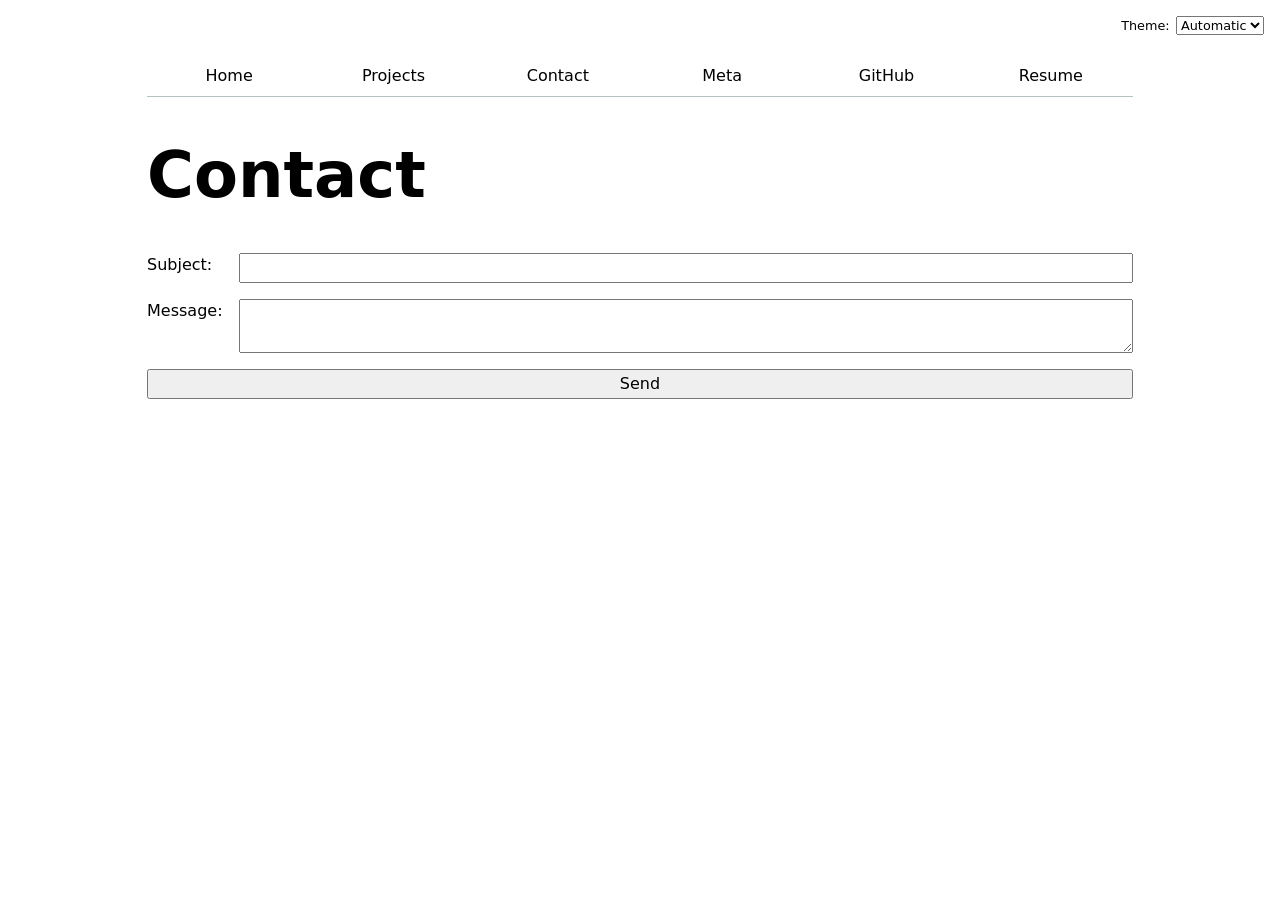
<file: contact/index.html>
<!DOCTYPE html>
<html lang="en">
<head>
    <meta charset="UTF-8">
    <meta name="viewport" content="width=device-width, initial-scale=1.0">
    <title>Contact</title>
    <link rel="stylesheet" href="../style.css">
</head>
<body>
   
    <h1>Contact</h1>
    <form action="mailto:mis042@ucsd.edu" method="GET" >
    

    <label>
        Subject:
        <input name="subject">
    </label>

    <label>
        Message:
        <textarea name="body"></textarea>
    </label>

    <button>Send</button>
</form>

<script type="module" src="../global.js"></script>

</body>
</html>
</file>
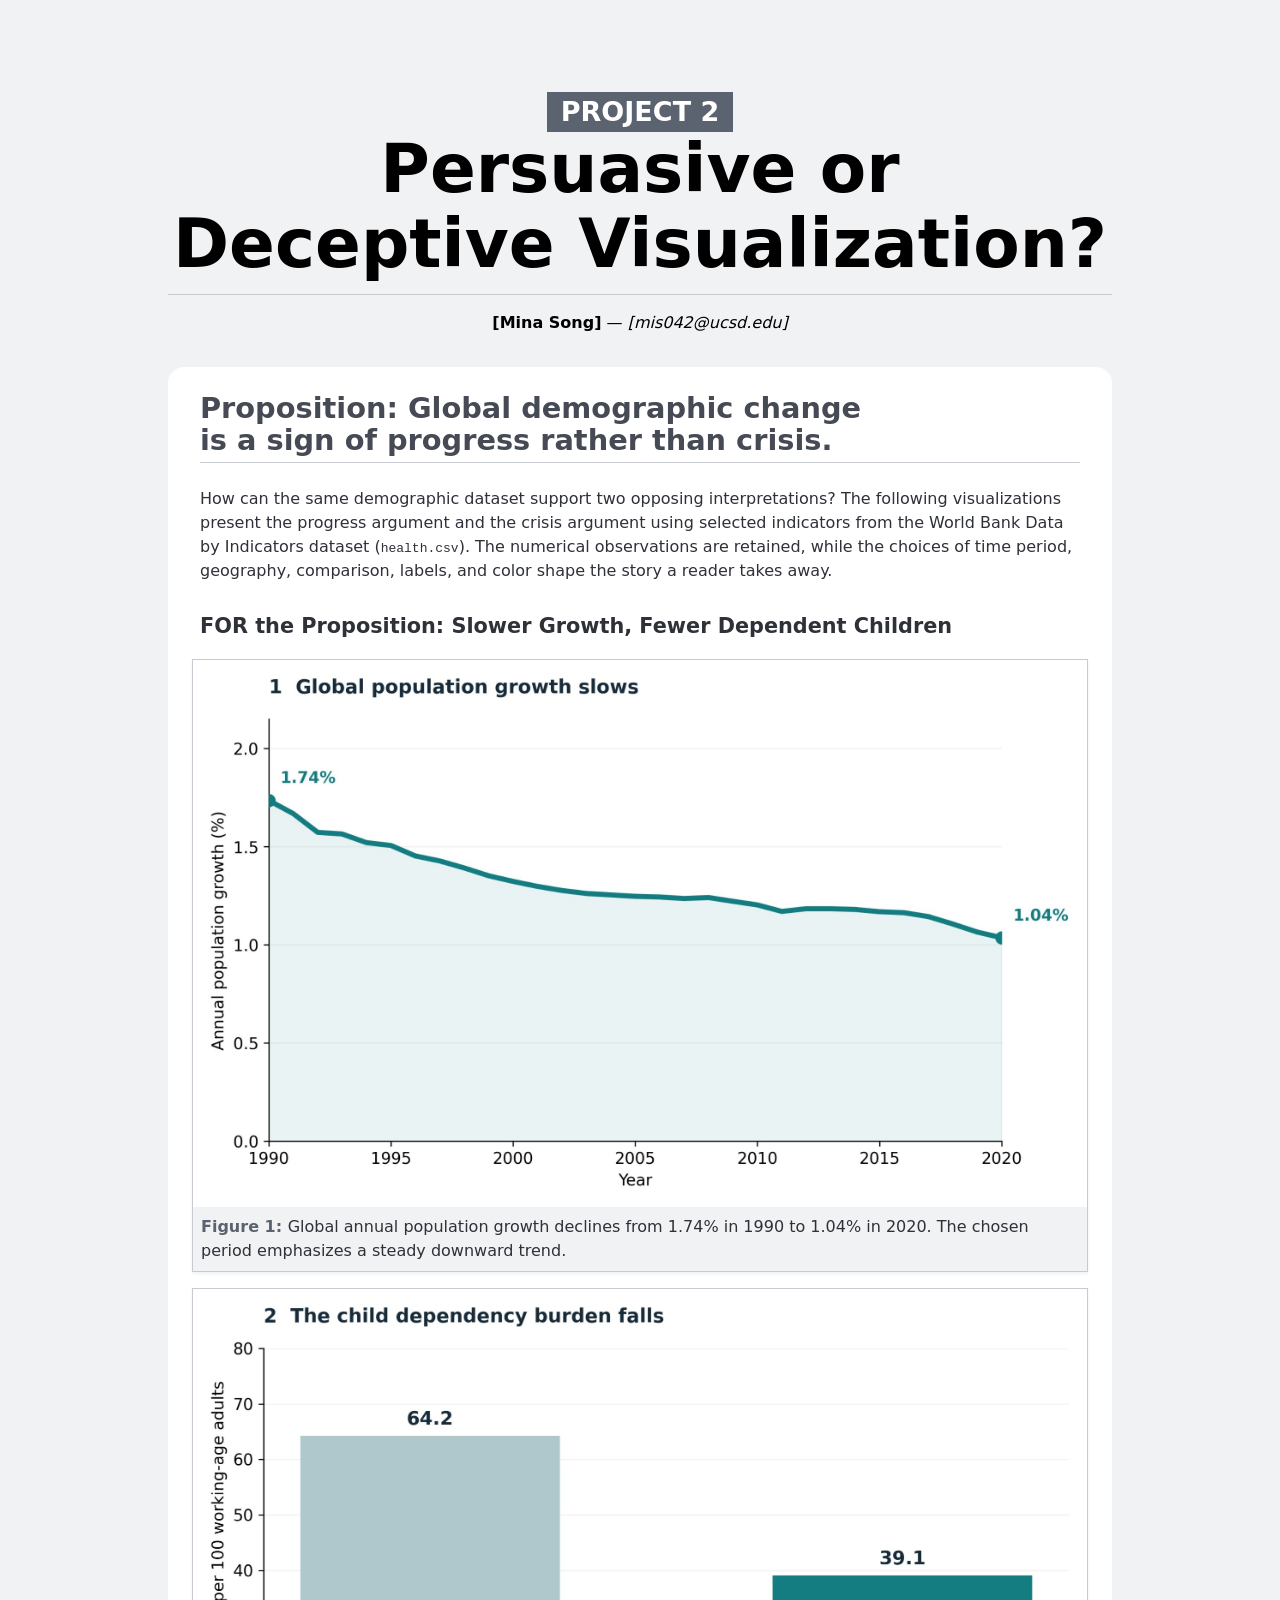
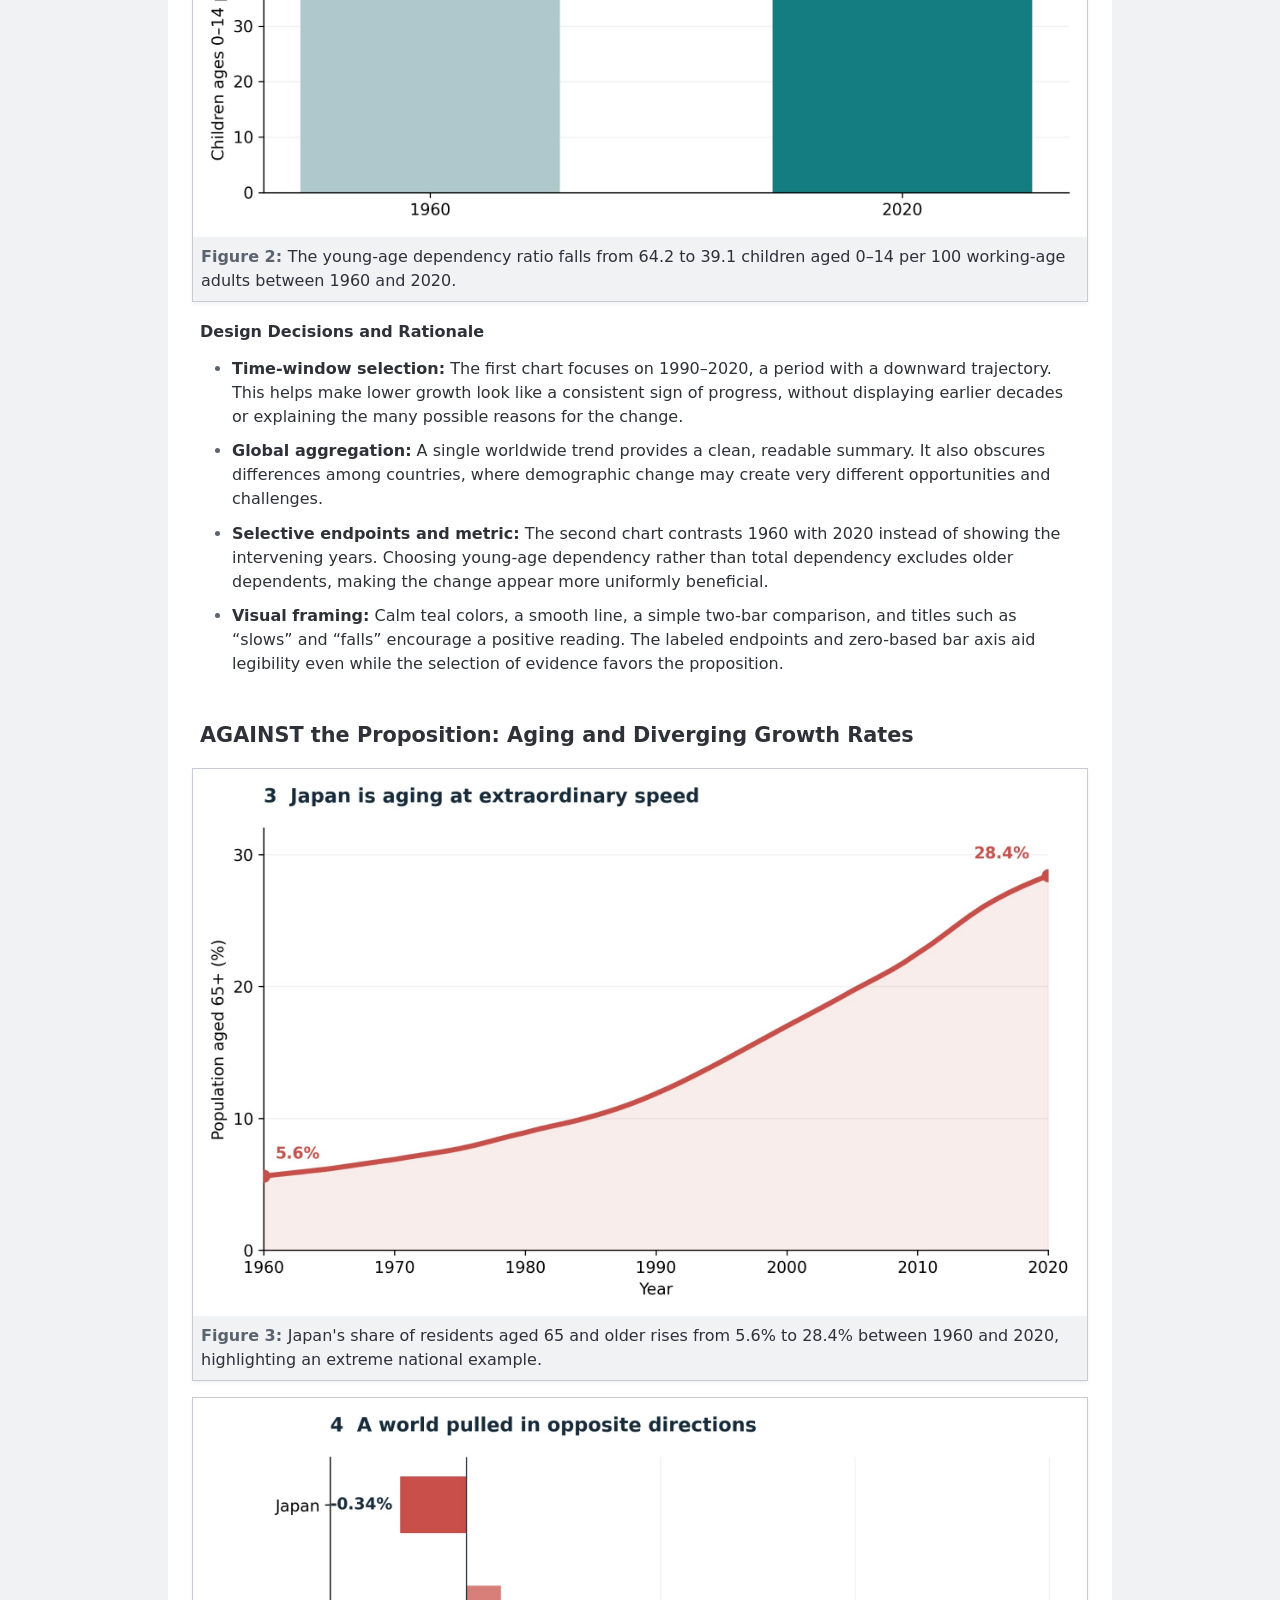
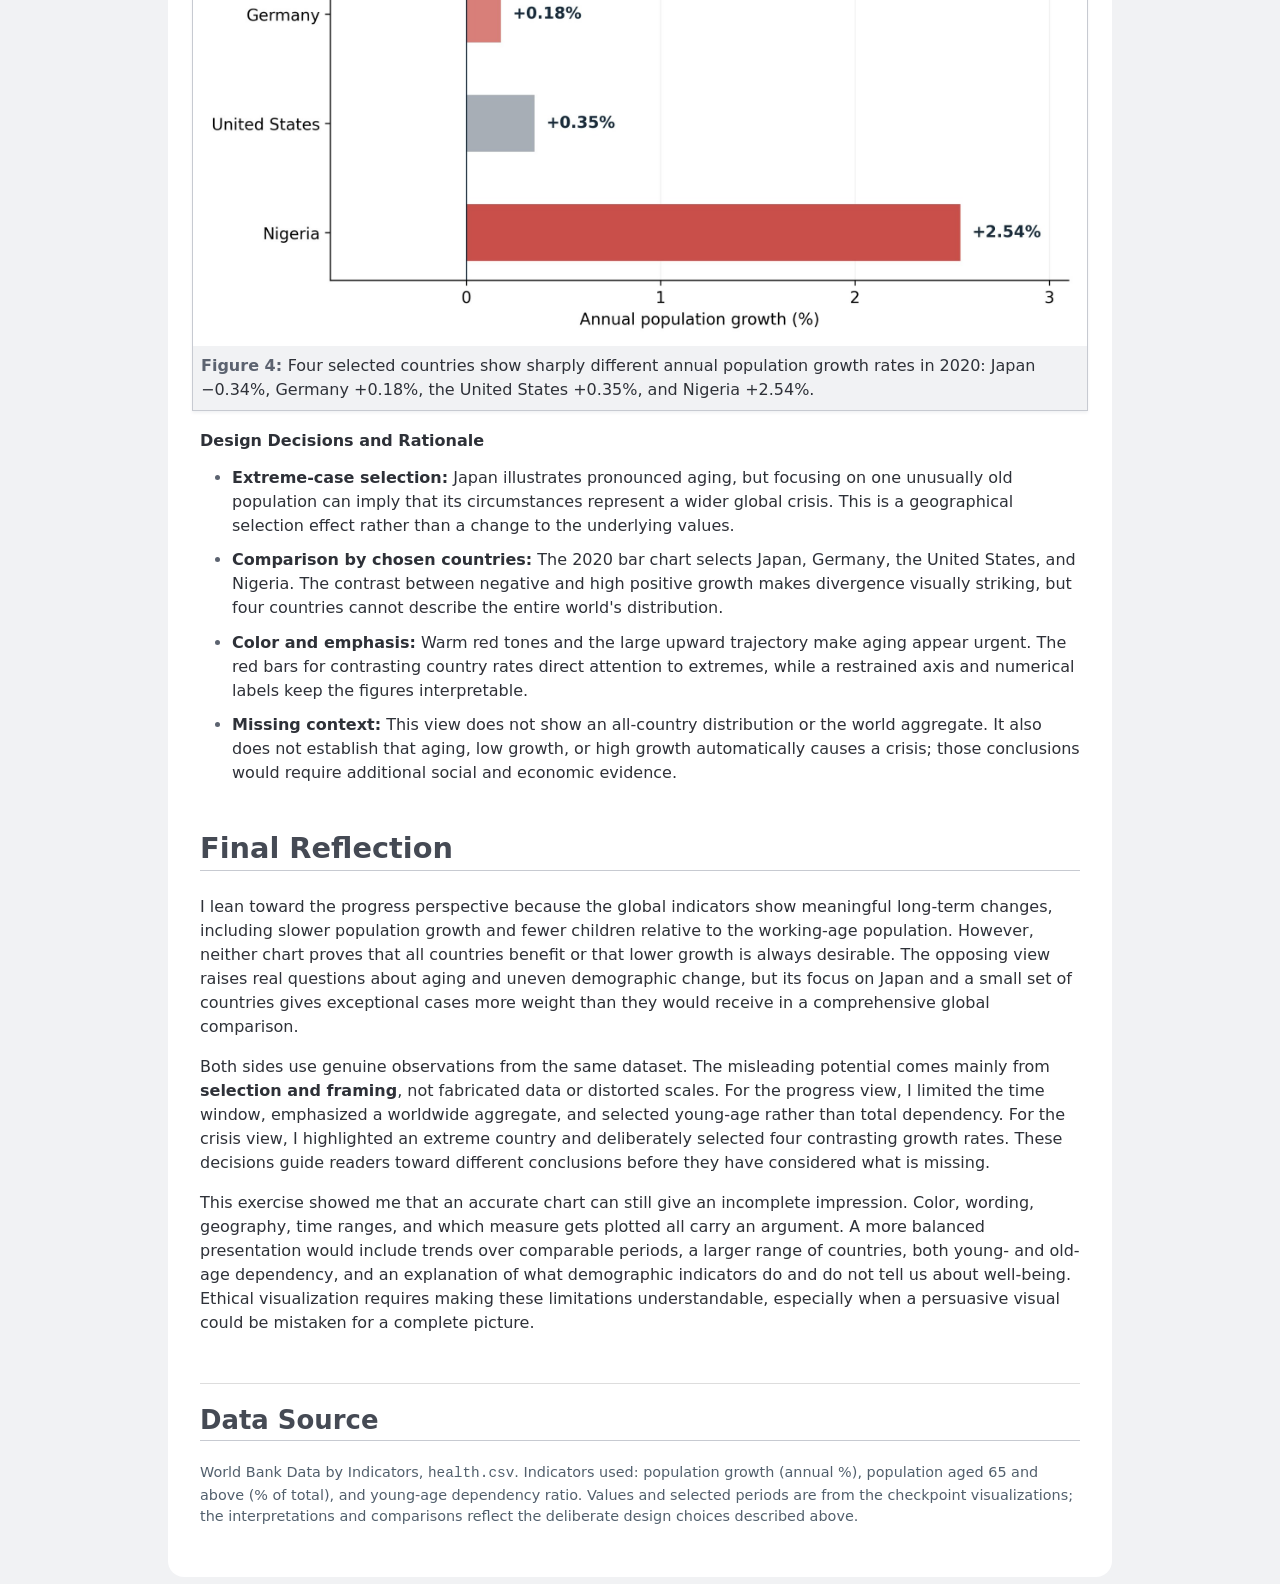
<file: project2/index.html>
<!DOCTYPE html>

<html lang="en">
<head>
<title>Project 2 | Demographic Progress or Crisis</title>
<style>
            :root {
                --color-neutral-95: hsl(220 10% 95%);
                --color-neutral-90: hsl(220 10% 90%);
                --color-neutral-80: hsl(220 10% 80%);
                --color-neutral-70: hsl(220 10% 70%);
                --color-neutral-60: hsl(220 10% 60%);
                --color-neutral-50: hsl(220 10% 50%);
                --color-neutral-40: hsl(220 10% 40%);
                --color-neutral-30: hsl(220 10% 30%);
                --color-neutral-20: hsl(220 10% 20%);
                --color-neutral-10: hsl(220 10% 10%);
            }

            html {
                font: 100%/1.5 system-ui;
                counter-reset: figure;
                background: var(--color-neutral-95);
                max-width: min(75vw, 80em);
                margin: 0 auto;
            }

            /* Headings */

            h1,
            h2,
            h3,
            h4,
            h5,
            h6 {
                line-height: 1.1;
                font-weight: 600;
                text-wrap: balance;
            }

            h1,
            h2 {
                border-bottom: 1px solid var(--color-neutral-80);
                padding-bottom: 0.2em;
            }

            h1 {
                margin-block: 1em 0.5rem;
                font-size: clamp(2.5em, 150% + 2vh + 2vw, 10vmin);
                font-weight: 800;

                small {
                    display: block;
                    width: fit-content;
                    padding: 0.2em 0.5em;
                    margin-inline: auto;
                    color: white;
                    background: var(--color-neutral-40);
                    font-size: 40%;
                    text-transform: uppercase;
                    white-space: nowrap;
                }
            }

            h2 {
                font-size: 180%;
                color: var(--color-neutral-30);
            }

            h3 {
                font-size: 130%;
            }

            /* Lists */

            ul,
            ol {
                padding-inline-start: 2em;
            }

            li {
                &::marker {
                    color: var(--color-neutral-40);
                }

                + li {
                    margin-top: 0.2em;
                }
            }

            /* Sectioning elements */

            header {
                padding-block: 1em;
                text-align: center;
            }

            main {
                background: white;
                color: var(--color-neutral-20);
                border-radius: 1rem;
                padding: 0.1rem 2rem;
            }

            /* Figures */

            figure {
                margin: 1em 0;
                padding: 0.5rem;
                margin-inline: -0.5em;
                border: 1px solid var(--color-neutral-80);
                box-shadow: 0 0.1em 0.2em var(--color-neutral-95);
                text-align: center;
                background: white;

                > figcaption {
                    font: 500 75% var(--font-sans);
                    background: var(--color-neutral-95);
                    padding: 0.5rem;
                    margin: -0.5rem;
                    margin-top: 0.5rem;
                    counter-increment: figure;
                    text-align: left;

                    &::before {
                        content: "Figure " counter(figure) ": ";
                        font-weight: bold;
                        color: var(--color-neutral-40);
                    }

                    a:not(:hover, :focus, :active) {
                        color: inherit;
                        text-decoration: underline;
                        text-decoration-color: color-mix(
                            in lab,
                            currentColor,
                            transparent 70%
                        );
                    }
                }
            }
        
/* Final report: responsive chart display and spacing */
figure img { display:block; width:100%; max-width:100%; height:auto; }
section {margin-block: 2rem 3rem;}
section h4 {margin-bottom:.4rem;}
section li {margin-bottom:.65rem;}
.source-note {font-size:.9rem; color:#52606d; border-top:1px solid #ddd;}
@media (max-width:700px){html{max-width:100%;padding:0 .8rem}main{padding: .2rem 1rem}h1{font-size:2rem}figure{margin-inline:0}}
</style>
</head>
<body>
<header>
<h1>
<small>Project 2</small>
                Persuasive or Deceptive Visualization?
            </h1>
<p><strong>[Mina Song]</strong> — <em>[mis042@ucsd.edu]</em></p>
</header>
<main>
<h2>Proposition: Global demographic change is a sign of progress rather than crisis.</h2>
<p>How can the same demographic dataset support two opposing interpretations? The following visualizations present the progress argument and the crisis argument using selected indicators from the World Bank Data by Indicators dataset (<code>health.csv</code>). The numerical observations are retained, while the choices of time period, geography, comparison, labels, and color shape the story a reader takes away.</p>
<section>
<h3>FOR the Proposition: Slower Growth, Fewer Dependent Children</h3>
<figure><img alt="Line chart showing global annual population growth falling from 1.74 percent in 1990 to 1.04 percent in 2020." src="chart_1_global_population_growth.jpg"/><figcaption>Global annual population growth declines from 1.74% in 1990 to 1.04% in 2020. The chosen period emphasizes a steady downward trend.</figcaption></figure>
<figure><img alt="Two-bar chart comparing young-age dependency at 64.2 per 100 working-age adults in 1960 and 39.1 in 2020." src="chart_2_young_dependency.jpg"/><figcaption>The young-age dependency ratio falls from 64.2 to 39.1 children aged 0–14 per 100 working-age adults between 1960 and 2020.</figcaption></figure>
<h4>Design Decisions and Rationale</h4>
<ul>
<li><strong>Time-window selection:</strong> The first chart focuses on 1990–2020, a period with a downward trajectory. This helps make lower growth look like a consistent sign of progress, without displaying earlier decades or explaining the many possible reasons for the change.</li>
<li><strong>Global aggregation:</strong> A single worldwide trend provides a clean, readable summary. It also obscures differences among countries, where demographic change may create very different opportunities and challenges.</li>
<li><strong>Selective endpoints and metric:</strong> The second chart contrasts 1960 with 2020 instead of showing the intervening years. Choosing young-age dependency rather than total dependency excludes older dependents, making the change appear more uniformly beneficial.</li>
<li><strong>Visual framing:</strong> Calm teal colors, a smooth line, a simple two-bar comparison, and titles such as “slows” and “falls” encourage a positive reading. The labeled endpoints and zero-based bar axis aid legibility even while the selection of evidence favors the proposition.</li>
</ul>
</section>
<section>
<h3>AGAINST the Proposition: Aging and Diverging Growth Rates</h3>
<figure><img alt="Line chart showing Japan's population aged 65 and older rising from 5.6 percent in 1960 to 28.4 percent in 2020." src="chart_3_japan_aging.jpg"/><figcaption>Japan's share of residents aged 65 and older rises from 5.6% to 28.4% between 1960 and 2020, highlighting an extreme national example.</figcaption></figure>
<figure><img alt="Horizontal bar chart of 2020 annual population growth: Japan minus 0.34 percent, Germany plus 0.18 percent, United States plus 0.35 percent, and Nigeria plus 2.54 percent." src="chart_4_selected_countries_growth.jpg"/><figcaption>Four selected countries show sharply different annual population growth rates in 2020: Japan −0.34%, Germany +0.18%, the United States +0.35%, and Nigeria +2.54%.</figcaption></figure>
<h4>Design Decisions and Rationale</h4>
<ul>
<li><strong>Extreme-case selection:</strong> Japan illustrates pronounced aging, but focusing on one unusually old population can imply that its circumstances represent a wider global crisis. This is a geographical selection effect rather than a change to the underlying values.</li>
<li><strong>Comparison by chosen countries:</strong> The 2020 bar chart selects Japan, Germany, the United States, and Nigeria. The contrast between negative and high positive growth makes divergence visually striking, but four countries cannot describe the entire world's distribution.</li>
<li><strong>Color and emphasis:</strong> Warm red tones and the large upward trajectory make aging appear urgent. The red bars for contrasting country rates direct attention to extremes, while a restrained axis and numerical labels keep the figures interpretable.</li>
<li><strong>Missing context:</strong> This view does not show an all-country distribution or the world aggregate. It also does not establish that aging, low growth, or high growth automatically causes a crisis; those conclusions would require additional social and economic evidence.</li>
</ul>
</section>
<section>
<h2>Final Reflection</h2>
<p>I lean toward the progress perspective because the global indicators show meaningful long-term changes, including slower population growth and fewer children relative to the working-age population. However, neither chart proves that all countries benefit or that lower growth is always desirable. The opposing view raises real questions about aging and uneven demographic change, but its focus on Japan and a small set of countries gives exceptional cases more weight than they would receive in a comprehensive global comparison.</p>
<p>Both sides use genuine observations from the same dataset. The misleading potential comes mainly from <strong>selection and framing</strong>, not fabricated data or distorted scales. For the progress view, I limited the time window, emphasized a worldwide aggregate, and selected young-age rather than total dependency. For the crisis view, I highlighted an extreme country and deliberately selected four contrasting growth rates. These decisions guide readers toward different conclusions before they have considered what is missing.</p>
<p>This exercise showed me that an accurate chart can still give an incomplete impression. Color, wording, geography, time ranges, and which measure gets plotted all carry an argument. A more balanced presentation would include trends over comparable periods, a larger range of countries, both young- and old-age dependency, and an explanation of what demographic indicators do and do not tell us about well-being. Ethical visualization requires making these limitations understandable, especially when a persuasive visual could be mistaken for a complete picture.</p>
</section>
<section class="source-note"><h2>Data Source</h2><p>World Bank Data by Indicators, <code>health.csv</code>. Indicators used: population growth (annual %), population aged 65 and above (% of total), and young-age dependency ratio. Values and selected periods are from the checkpoint visualizations; the interpretations and comparisons reflect the deliberate design choices described above.</p></section>
</main>

</body>
</html>
</file>
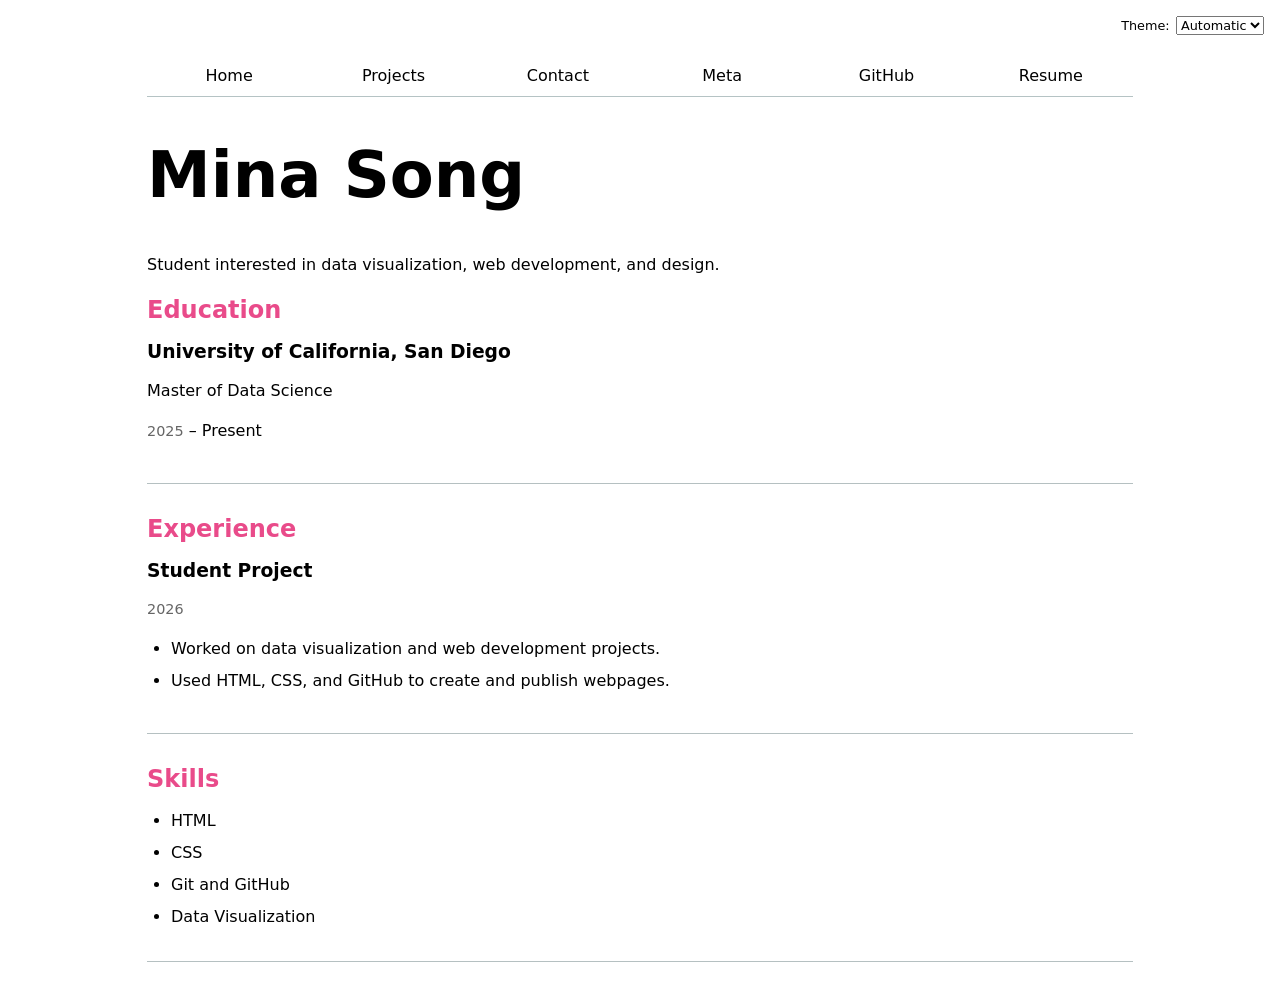
<file: resume/index.html>
<!DOCTYPE html>
<html lang="en">
<head>
    <meta charset="UTF-8">
    <meta name="viewport" content="width=device-width, initial-scale=1.0">
    <title>Document</title>
    <link rel="stylesheet" href="../style.css">
</head>
<body class="resume">


    <h1>Mina Song</h1>
    <p>Student interested in data visualization, web development, and design.</p>

    <section>
        <h2>Education</h2>

        <article>
            <h3>University of California, San Diego</h3>
            <p>Master of Data Science</p>
            <p><time>2025</time> – Present</p>
        </article>
    </section>

    <section>
        <h2>Experience</h2>

        <article>
            <h3>Student Project</h3>
            <p><time>2026</time></p>
            <ul>
                <li>Worked on data visualization and web development projects.</li>
                <li>Used HTML, CSS, and GitHub to create and publish webpages.</li>
            </ul>
        </article>
    </section>

    <section>
        <h2>Skills</h2>
        <ul>
            <li>HTML</li>
            <li>CSS</li>
            <li>Git and GitHub</li>
            <li>Data Visualization</li>
        </ul>
    </section>
    
    <script type="module" src="../global.js"></script>

</body>
</html>
</file>
<file: style.css>
html {
    --color-accent: oklch(65% 50% 0);
    accent-color: var(--color-accent);
    color-scheme: light dark;
}

body {
    /* Set line height to 1.5 times the font size
       and use the OS’s UI font as the website font */
    font: 100%/1.5 system-ui;
    max-width: 100ch;
    margin-inline: auto;
    padding-inline: 1em;
    box-sizing: border-box;
}


nav {
    --border-color: oklch(50% 10% 200 / 40%);

    display: flex;
    margin-bottom: 1em;
    border-bottom: 1px solid var(--border-color);
}


nav a {
    flex: 1;
    text-decoration: none;
    color: inherit;
    text-align: center;
    padding: 0.5em;
}

nav a.current {
    border-bottom: 0.4em solid;
    padding-bottom: 0.1em;
}

nav a:hover {
    border-bottom: 0.4em solid var(--color-accent);
    padding-bottom: 0.1em;
}

input,
textarea,
button {
    font: inherit;
}

form {
    display: grid;
    grid-template-columns: auto 1fr;
    gap: 1em;
}

label {
    display: grid;
    grid-template-columns: subgrid;
    grid-column: 1 / -1;
}

form button {
    grid-column: 1 / -1;
}

.projects {
    display: grid;
    grid-template-columns: repeat(auto-fill, minmax(15em, 1fr));
    gap: 1em;
}

.projects article {
    display: grid;
    grid-template-rows: subgrid;
    grid-row: span 3;
}

.projects h2 {
    margin: 0;
}

h1 {
    font-size: 400%;
}

h1, h2, h3, h4, h5, h6 {
    line-height: 1.1;
    text-wrap: balance;
}

/* Resume page styling */
.resume section {
    margin-bottom: 2em;
    padding-bottom: 1em;
    border-bottom: 1px solid oklch(80% 3% 200);
}

.resume h2 {
    color: var(--color-accent);
    margin-bottom: 0.5em;
}

/* Resume entry styling */
.resume article {
    margin-bottom: 1.5em;
}

.resume article h3 {
    margin-bottom: 0.25em;
}

.resume time {
    color: #666;
    font-size: 0.9em;
}

.resume ul {
    padding-left: 1.5em;
}

.resume li {
    margin-bottom: 0.5em;
}

.home-image {
    width: 300px;
    max-width: 100%;
    height: auto;
}


.color-scheme {
    position: absolute;
    top: 1rem;
    right: 1rem;
    font-size: 80%;
    display: flex;
    align-items: center;
    gap: 0.5em;
}

select {
    font: inherit;
}


/* Make room for the theme dropdown */
body {
    padding-top: 3rem;
}

#projects-pie-plot {
  max-width: 20em;
  margin-block: 2em;
  overflow: visible;
}

.legend {
  display: grid;
  grid-template-columns: repeat(auto-fill, minmax(9em, 1fr));
  gap: 1em;
  padding: 1em;
  border: 1px solid #ccc;
  list-style: none;
}

.legend li {
  display: flex;
  align-items: center;
  gap: 0.5em;
}

.legend .swatch {
  display: inline-block;
  width: 1em;
  height: 1em;
  aspect-ratio: 1;
  background-color: var(--color);
  border-radius: 3px;
  flex-shrink: 0;
}

.chart-container {
  display: flex;
  align-items: center;
  gap: 2em;
  flex-wrap: wrap;
}

.chart-container .legend {
  flex: 1;
}

#projects-pie-plot path {
  transition: opacity 300ms;
}

#projects-pie-plot:has(path:hover) path:not(:hover) {
  opacity: 0.5;
}

#projects-pie-plot path {
  cursor: pointer;
}

#projects-pie-plot path.selected {
  fill: oklch(60% 45% 0);
}

.legend li.selected {
  --color: oklch(60% 45% 0) !important;
}

.stats {
  display: grid;
  grid-template-columns: repeat(auto-fit, minmax(10em, 1fr));
  gap: 1em;
  margin-block: 2em;
}

.stats dt {
  font-size: 0.85em;
  color: gray;
  font-weight: bold;
  grid-row: 1;
}

.stats dd {
  margin: 0;
  font-size: 2em;
  font-weight: bold;
  grid-row: 2;
}

.gridlines line {
  stroke: #ccc;
  stroke-opacity: 0.3;
}

.gridlines .domain {
  display: none;
}

dl.info {
  display: grid;
  grid-template-columns: auto 1fr;
  gap: 0.5em 1em;
}

dl.info dt {
  color: gray;
  font-weight: bold;
}

dl.info dd {
  margin: 0;
}

.tooltip {
  position: fixed;
  top: 1em;
  left: 1em;
  background: #2b2b2b;
  color: white;
  padding: 1em;
  border-radius: 8px;
  box-shadow: 0 4px 12px rgba(0, 0, 0, 0.3);
  z-index: 1000;
}

circle {
  transition: 200ms;
  transform-origin: center;
  transform-box: fill-box;
}

circle:hover {
  transform: scale(1.5);
}

dl.info {
  transition-duration: 500ms;
  transition-property: opacity, visibility;
}

dl.info[hidden]:not(:hover, :focus-within) {
  opacity: 0;
  visibility: hidden;
}

@keyframes marching-ants {
  to {
    stroke-dashoffset: -8;
  }
}

.selection {
  fill-opacity: 0.1;
  stroke: currentColor;
  stroke-opacity: 0.7;
  stroke-dasharray: 5 3;
  animation: marching-ants 2s linear infinite;
}

circle.selected {
  fill: #ff6b6b;
}

.projects article {
  min-width: 0;
}

.projects article img {
  width: 100%;
  max-width: 100%;
  height: 180px;
  object-fit: cover;
  display: block;
  border-radius: 8px;
}

.projects article p {
  overflow-wrap: anywhere;
}

.projects article h2 a,
.projects article h3 a {
  color: inherit;
  text-decoration: none;
}

.projects article h2 a:hover,
.projects article h3 a:hover {
  text-decoration: underline;
}

/* ===== Lab 8: Animation / Scrollytelling ===== */
.commit-filter {
  display: flex;
  align-items: center;
  flex-wrap: wrap;
  gap: 0.75em;
  margin-block: 1em;
}
.commit-filter label { display: inline; }
.commit-filter input { flex: 1; min-width: 12em; }
.commit-filter time { margin-left: auto; font-size: 0.85em; }

/* Keep the existing Lab 6 chart while reading the commit story */
#scrolly-1 { display: flex; position: relative; gap: 1.5rem; align-items: flex-start; }
#scatter-story { flex: 1; min-width: 0; }
#scatter-plot { flex: 1.5; min-width: 0; position: sticky; top: 1rem; height: 85vh; overflow: visible; }
#scatter-plot #chart svg { width: 100%; max-height: 65vh; display: block; }
#scatter-story .step { min-height: 75vh; padding: 1.5em 0.7em; opacity: 0.5; transition: opacity 200ms; }
#scatter-story .step.active { opacity: 1; }

/* Animate newly added and updated commit dots */
#chart circle { transition: cx 200ms, cy 200ms, r 200ms, fill-opacity 200ms; }
@starting-style { #chart circle { r: 0; } }

/* Unit visualization: one dot = one line of code */
#files { display: grid; grid-template-columns: minmax(12em, 1fr) minmax(0, 4fr); gap: 0.6em 1em; }
#files > .file { grid-column: 1 / -1; display: grid; grid-template-columns: subgrid; align-items: start; }
#files dt { grid-column: 1; min-width: 0; overflow-wrap: anywhere; }
#files dt code { font-size: 0.8em; }
#files dt small { display: block; opacity: 0.6; font-size: 0.75em; }
#files dd { grid-column: 2; display: flex; flex-wrap: wrap; align-items: flex-start;
  align-content: flex-start; gap: 0.15em; padding-top: 0.4em; margin: 0; }
#files .loc { width: 0.5em; aspect-ratio: 1; flex: none; border-radius: 50%;
  background: var(--color, steelblue); }

/* Preserve Lab 6 statistics with labeled values */
#stats > dl.stats > .stat,
#language-breakdown > .language { display: grid; gap: 0.15em; }
#stats > dl.stats > .stat dt,
#stats > dl.stats > .stat dd,
#language-breakdown > .language dt,
#language-breakdown > .language dd { grid-row: auto; }

@media (max-width: 700px) {
  #scrolly-1 { flex-direction: column; }
  #scatter-story, #scatter-plot { width: 100%; }
  #scatter-plot { position: sticky; top: 0; height: auto; max-height: 70vh; order: -1;
    background: Canvas; z-index: 2; }
  #scatter-story .step { min-height: 55vh; }
  #files { grid-template-columns: minmax(7em, 1fr) minmax(0, 2fr); }
}
</file>
